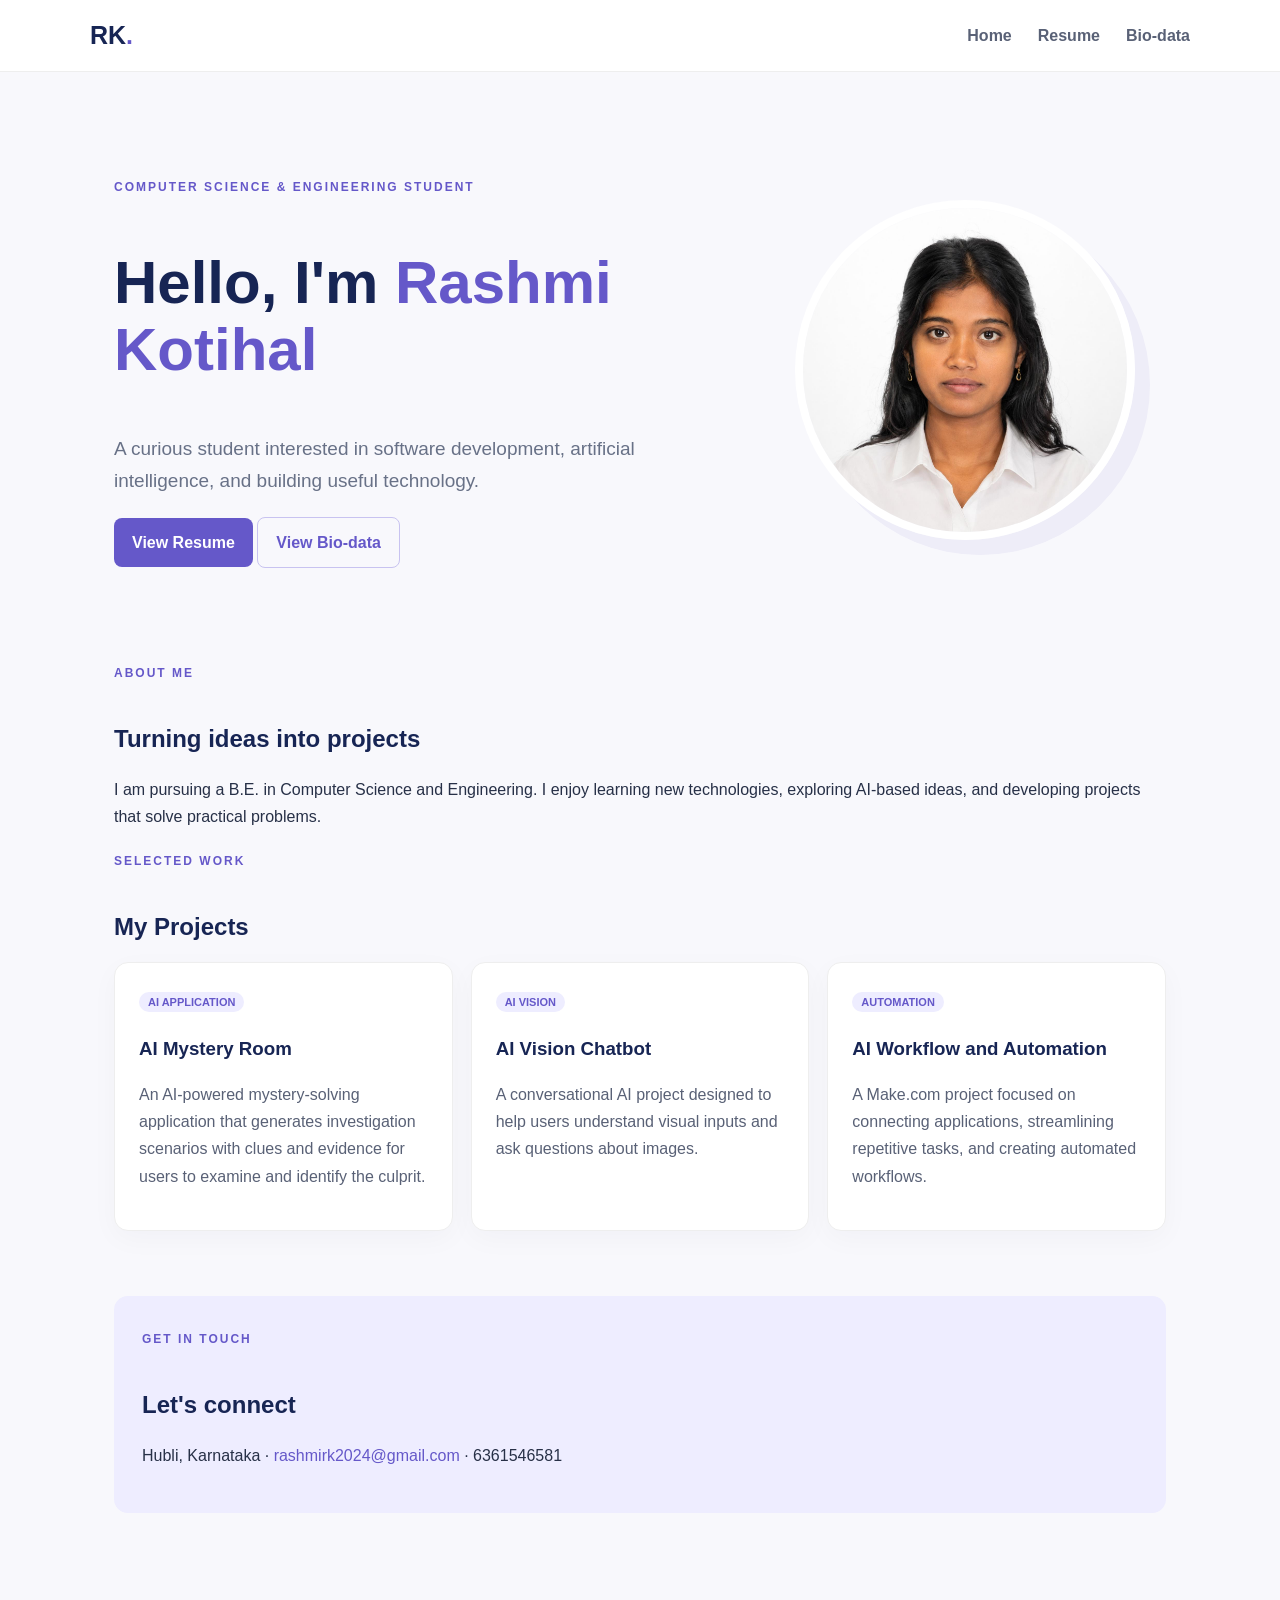
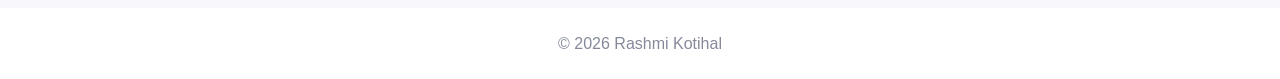
<file: index.html>
<!doctype html><html lang="en"><head><meta charset="utf-8"><meta name="viewport" content="width=device-width,initial-scale=1"><title>Rashmi Kotihal | Portfolio</title><link rel="stylesheet" href="style.css"><script src="https://code.jquery.com/jquery-3.7.1.min.js"></script><script defer src="script.js"></script></head><body>
<header><a class="logo" href="index.html">RK<span>.</span></a><button class="menu" aria-label="Menu">☰</button><nav><a href="index.html">Home</a><a href="resume.html">Resume</a><a href="biodata.html">Bio-data</a></nav></header>
<main><section class="hero"><div><small>COMPUTER SCIENCE & ENGINEERING STUDENT</small><h1>Hello, I'm <em>Rashmi Kotihal</em></h1><p>A curious student interested in software development, artificial intelligence, and building useful technology.</p><a class="btn" href="resume.html">View Resume</a> <a class="btn light" href="biodata.html">View Bio-data</a></div><img class="profile-photo" src="profile.jpg" alt="Portrait of Rashmi Kotihal"></section>
<section><small>ABOUT ME</small><h2>Turning ideas into projects</h2><p>I am pursuing a B.E. in Computer Science and Engineering. I enjoy learning new technologies, exploring AI-based ideas, and developing projects that solve practical problems.</p></section>
<section><small>SELECTED WORK</small><h2>My Projects</h2><div class="cards"><article><label>AI APPLICATION</label><h3>AI Mystery Room</h3><p>An AI-powered mystery-solving application that generates investigation scenarios with clues and evidence for users to examine and identify the culprit.</p></article><article><label>AI VISION</label><h3>AI Vision Chatbot</h3><p>A conversational AI project designed to help users understand visual inputs and ask questions about images.</p></article><article><label>AUTOMATION</label><h3>AI Workflow and Automation</h3><p>A Make.com project focused on connecting applications, streamlining repetitive tasks, and creating automated workflows.</p></article></div></section>
<section class="contact"><small>GET IN TOUCH</small><h2>Let's connect</h2><p>Hubli, Karnataka · <a href="mailto:rashmirk2024@gmail.com">rashmirk2024@gmail.com</a> · 6361546581</p></section></main><footer>© <span id="year"></span> Rashmi Kotihal</footer></body></html>
</file>
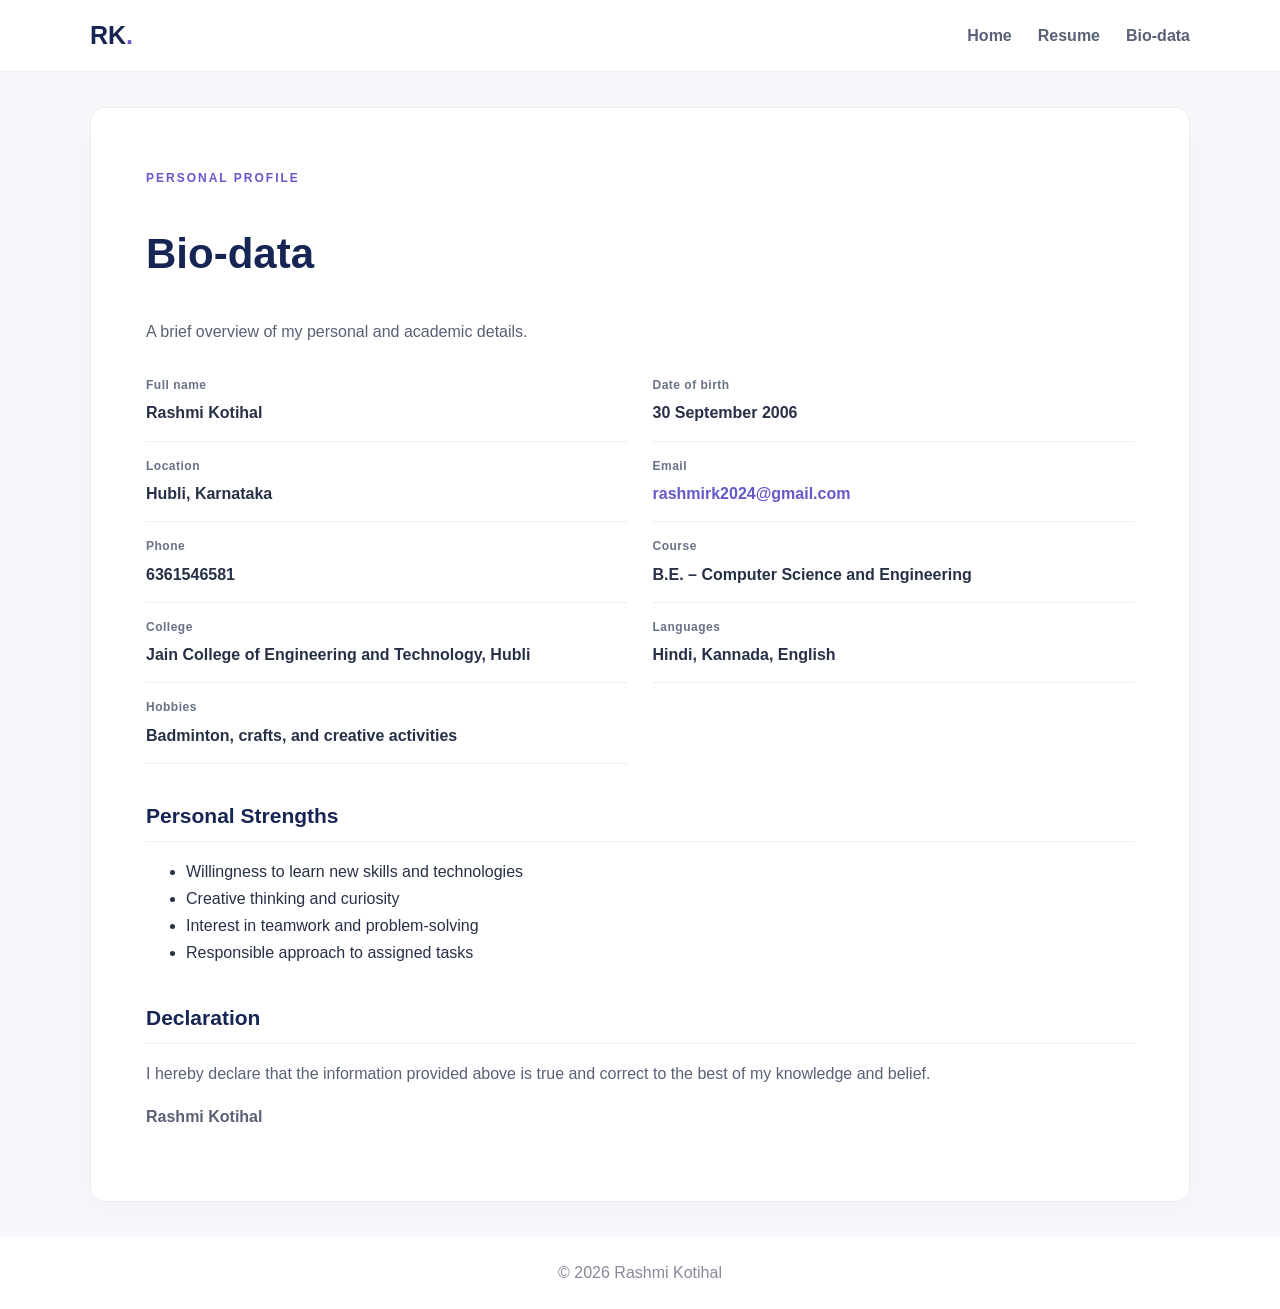
<file: biodata.html>
<!doctype html><html lang="en"><head><meta charset="utf-8"><meta name="viewport" content="width=device-width,initial-scale=1"><title>Bio-data | Rashmi Kotihal</title><link rel="stylesheet" href="style.css"><script src="https://code.jquery.com/jquery-3.7.1.min.js"></script><script defer src="script.js"></script></head><body><header><a class="logo" href="index.html">RK<span>.</span></a><button class="menu" aria-label="Menu">☰</button><nav><a href="index.html">Home</a><a href="resume.html">Resume</a><a href="biodata.html">Bio-data</a></nav></header><main class="paper"><small>PERSONAL PROFILE</small><h1>Bio-data</h1><p class="muted">A brief overview of my personal and academic details.</p><div class="bio-grid">
<div><small>Full name</small><strong>Rashmi Kotihal</strong></div><div><small>Date of birth</small><strong>30 September 2006</strong></div><div><small>Location</small><strong>Hubli, Karnataka</strong></div><div><small>Email</small><strong><a href="mailto:rashmirk2024@gmail.com">rashmirk2024@gmail.com</a></strong></div><div><small>Phone</small><strong>6361546581</strong></div><div><small>Course</small><strong>B.E. – Computer Science and Engineering</strong></div><div><small>College</small><strong>Jain College of Engineering and Technology, Hubli</strong></div><div><small>Languages</small><strong>Hindi, Kannada, English</strong></div><div><small>Hobbies</small><strong>Badminton, crafts, and creative activities</strong></div></div><h2>Personal Strengths</h2><ul><li>Willingness to learn new skills and technologies</li><li>Creative thinking and curiosity</li><li>Interest in teamwork and problem-solving</li><li>Responsible approach to assigned tasks</li></ul><h2>Declaration</h2><p>I hereby declare that the information provided above is true and correct to the best of my knowledge and belief.</p><p><strong>Rashmi Kotihal</strong></p></main><footer>© <span id="year"></span> Rashmi Kotihal</footer></body></html>
</file>
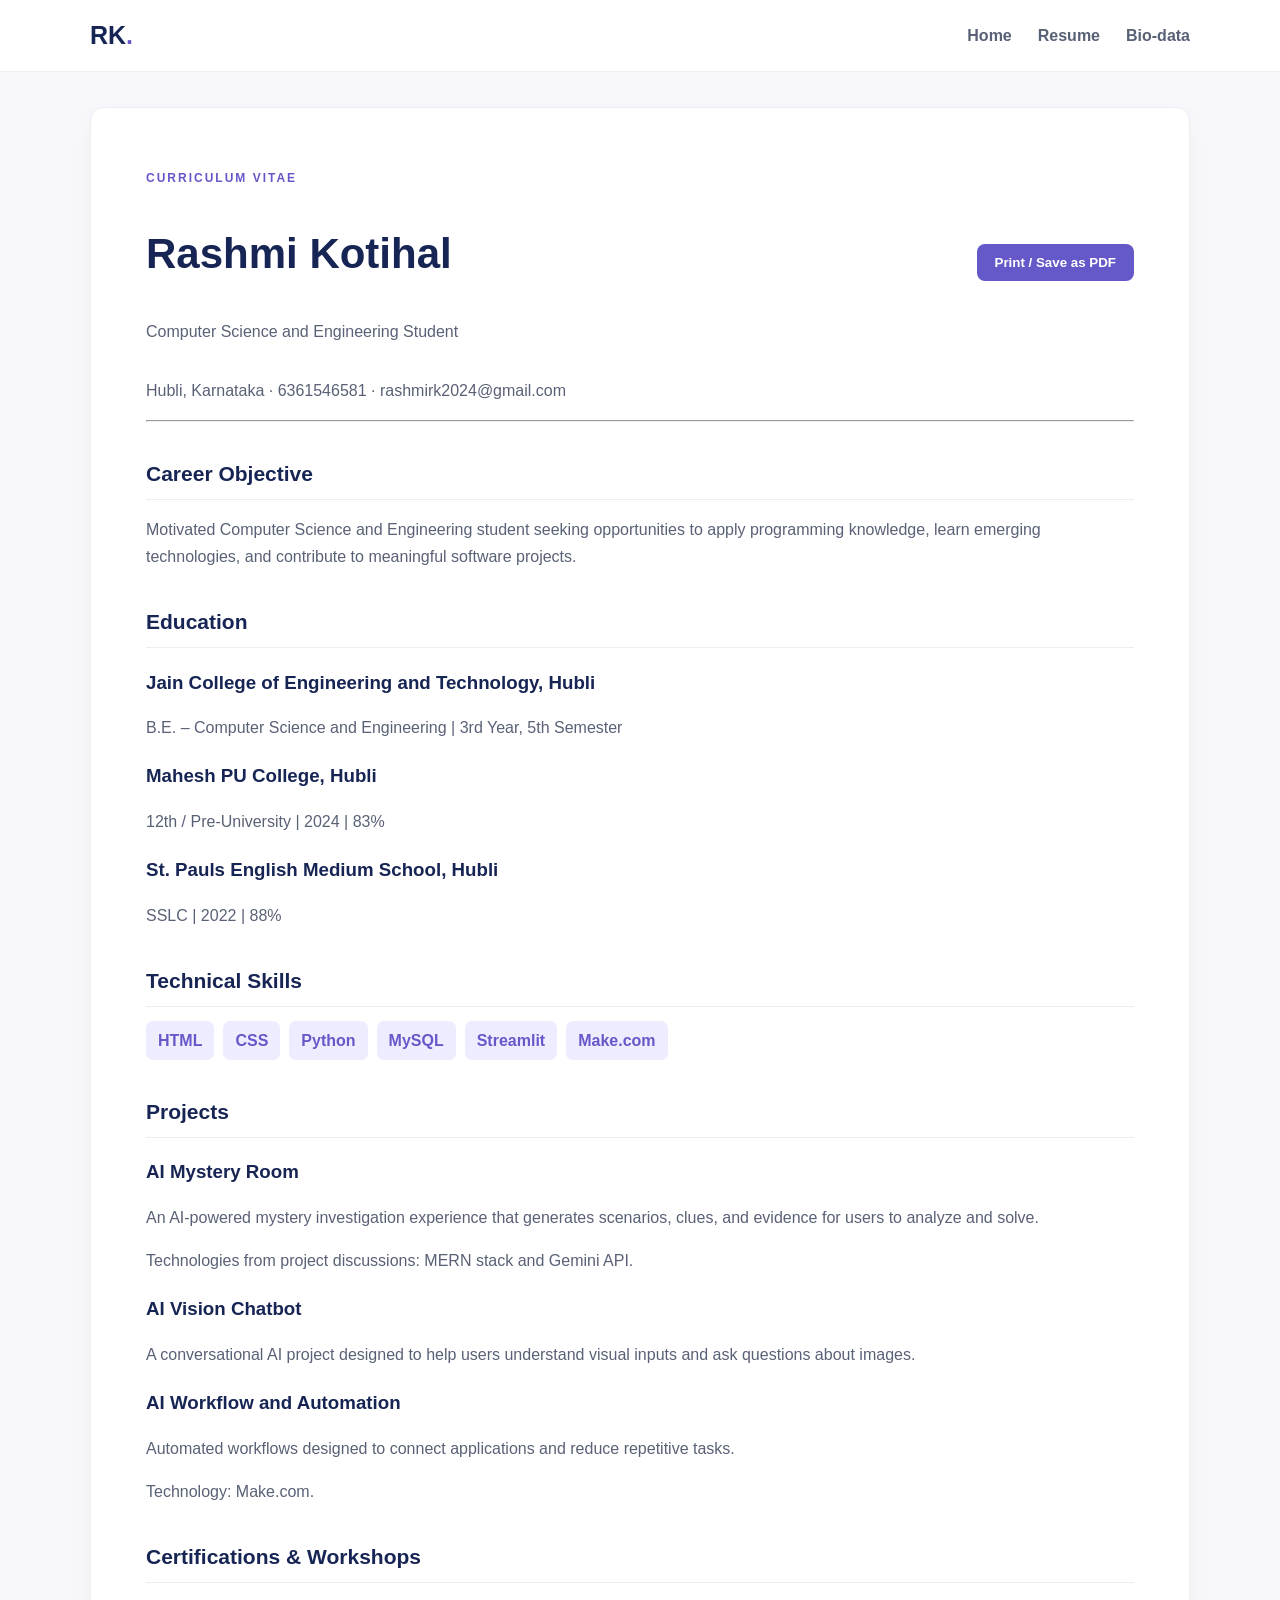
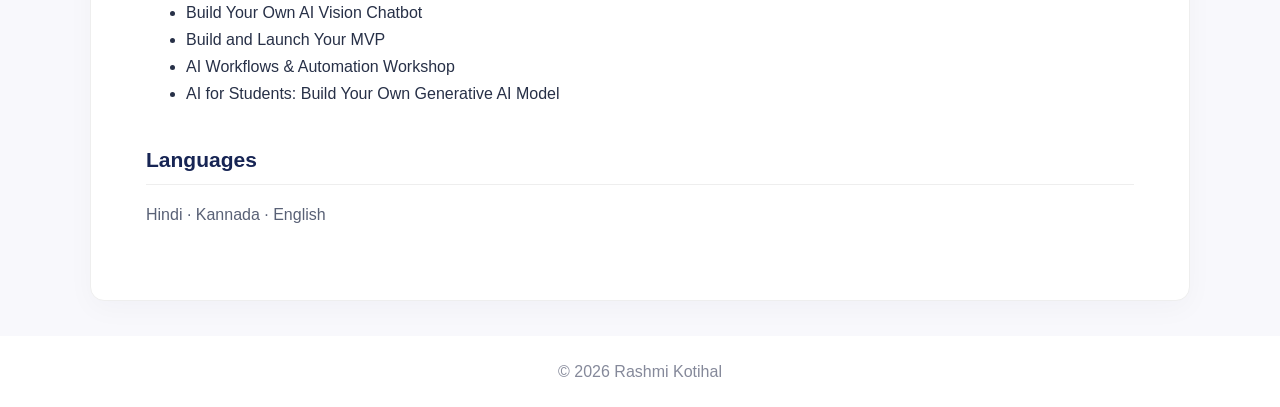
<file: resume.html>
<!doctype html><html lang="en"><head><meta charset="utf-8"><meta name="viewport" content="width=device-width,initial-scale=1"><title>Resume | Rashmi Kotihal</title><link rel="stylesheet" href="style.css"><script src="https://code.jquery.com/jquery-3.7.1.min.js"></script><script defer src="script.js"></script></head><body><header><a class="logo" href="index.html">RK<span>.</span></a><button class="menu" aria-label="Menu">☰</button><nav><a href="index.html">Home</a><a href="resume.html">Resume</a><a href="biodata.html">Bio-data</a></nav></header><main class="paper"><div class="resume-head"><div><small>CURRICULUM VITAE</small><h1>Rashmi Kotihal</h1><p>Computer Science and Engineering Student</p></div><button class="btn print" onclick="window.print()">Print / Save as PDF</button></div><p class="muted">Hubli, Karnataka · 6361546581 · rashmirk2024@gmail.com</p><hr>
<h2>Career Objective</h2><p>Motivated Computer Science and Engineering student seeking opportunities to apply programming knowledge, learn emerging technologies, and contribute to meaningful software projects.</p>
<h2>Education</h2><h3>Jain College of Engineering and Technology, Hubli</h3><p>B.E. – Computer Science and Engineering | 3rd Year, 5th Semester</p><h3>Mahesh PU College, Hubli</h3><p>12th / Pre-University | 2024 | 83%</p><h3>St. Pauls English Medium School, Hubli</h3><p>SSLC | 2022 | 88%</p>
<h2>Technical Skills</h2><div class="chips"><span>HTML</span><span>CSS</span><span>Python</span><span>MySQL</span><span>Streamlit</span><span>Make.com</span></div>
<h2>Projects</h2><h3>AI Mystery Room</h3><p>An AI-powered mystery investigation experience that generates scenarios, clues, and evidence for users to analyze and solve.</p><p class="muted">Technologies from project discussions: MERN stack and Gemini API.</p><h3>AI Vision Chatbot</h3><p>A conversational AI project designed to help users understand visual inputs and ask questions about images.</p><h3>AI Workflow and Automation</h3><p>Automated workflows designed to connect applications and reduce repetitive tasks.</p><p class="muted">Technology: Make.com.</p>
<h2>Certifications & Workshops</h2><ul><li>Build Your Own AI Vision Chatbot</li><li>Build and Launch Your MVP</li><li>AI Workflows & Automation Workshop</li><li>AI for Students: Build Your Own Generative AI Model</li></ul><h2>Languages</h2><p>Hindi · Kannada · English</p></main><footer>© <span id="year"></span> Rashmi Kotihal</footer></body></html>
</file>
<file: style.css>
:root{--navy:#172554;--purple:#6558c9;--lav:#eeedff;--ink:#273047;--muted:#687187}*{box-sizing:border-box}body{margin:0;background:#f8f8fc;color:var(--ink);font:16px/1.7 Arial,sans-serif}a{color:var(--purple);text-decoration:none}header{height:72px;background:white;display:flex;align-items:center;justify-content:space-between;padding:0 max(6%,calc((100% - 1100px)/2));position:sticky;top:0;border-bottom:1px solid #eee;z-index:3}.logo{font-size:25px;font-weight:800;color:var(--navy)}.logo span,em{color:var(--purple);font-style:normal}nav{display:flex;gap:26px}nav a{font-weight:bold;color:#596176}.menu{display:none}main{max-width:1100px;margin:auto;padding:30px 24px}.hero{display:grid;grid-template-columns:1.5fr 1fr;gap:45px;align-items:center;padding:70px 0 90px}.hero h1{font-size:clamp(38px,6vw,60px);line-height:1.12;color:var(--navy)}.hero p{max-width:620px;color:var(--muted);font-size:19px}small{font-size:12px;letter-spacing:2px;color:var(--purple);font-weight:800}h2{color:var(--navy);margin:34px 0 14px}h3{color:var(--navy);margin-bottom:6px}.btn{display:inline-block;background:var(--purple);color:white;padding:11px 18px;border-radius:8px;border:0;font-weight:bold;cursor:pointer}.light{background:transparent;color:var(--purple);border:1px solid #c8c3f0}.monogram{width:250px;aspect-ratio:1;border-radius:35px;background:linear-gradient(145deg,#dedbff,#f6f0ff);display:flex;align-items:center;justify-content:center;flex-direction:column;font-size:85px;font-weight:bold;color:var(--navy);box-shadow:15px 15px 0 #eeedf8;justify-self:center}.monogram small{font-size:12px}.cards{display:grid;grid-template-columns:repeat(3,1fr);gap:18px}.cards article,.paper{background:white;border:1px solid #eee;border-radius:14px;padding:24px;box-shadow:0 8px 28px #22204408}.cards p,.paper p{color:#596176}label{background:var(--lav);color:var(--purple);padding:4px 9px;border-radius:20px;font-size:11px;font-weight:bold}.contact{margin:65px 0;padding:28px;border-radius:14px;background:var(--lav)}footer{text-align:center;padding:22px;background:white;color:#85899a}.paper{margin:35px auto;padding:clamp(24px,5vw,55px)}.paper h1{font-size:42px;color:var(--navy)}.paper h2{font-size:21px;border-bottom:1px solid #eee;padding-bottom:7px}.resume-head{display:flex;justify-content:space-between;align-items:center;gap:20px}.muted{color:var(--muted)}.chips{display:flex;gap:9px;flex-wrap:wrap}.chips span{background:var(--lav);color:var(--purple);padding:6px 12px;border-radius:7px;font-weight:bold}.bio-grid{display:grid;grid-template-columns:1fr 1fr;gap:0 25px}.bio-grid div{padding:14px 0;border-bottom:1px solid #eee;display:flex;flex-direction:column;gap:4px}.bio-grid small{color:var(--muted);letter-spacing:.5px}.bio-grid strong{overflow-wrap:anywhere}@media(max-width:700px){header{padding:0 20px}.menu{display:block;border:0;background:none;font-size:23px}nav{display:none;position:absolute;top:72px;left:0;right:0;background:white;padding:20px;flex-direction:column}nav.open{display:flex}.hero{grid-template-columns:1fr;padding:45px 0}.monogram{width:180px}.cards,.bio-grid{grid-template-columns:1fr}.resume-head{align-items:flex-start;flex-direction:column}}@media print{header,footer,.print{display:none!important}body{background:white}.paper{box-shadow:none;border:0;margin:0;max-width:none}}.profile-photo{width:min(100%,340px);aspect-ratio:1;object-fit:cover;object-position:center 42%;border-radius:50%;border:8px solid white;box-shadow:15px 15px 0 #eeedf8;justify-self:center}
</file>
